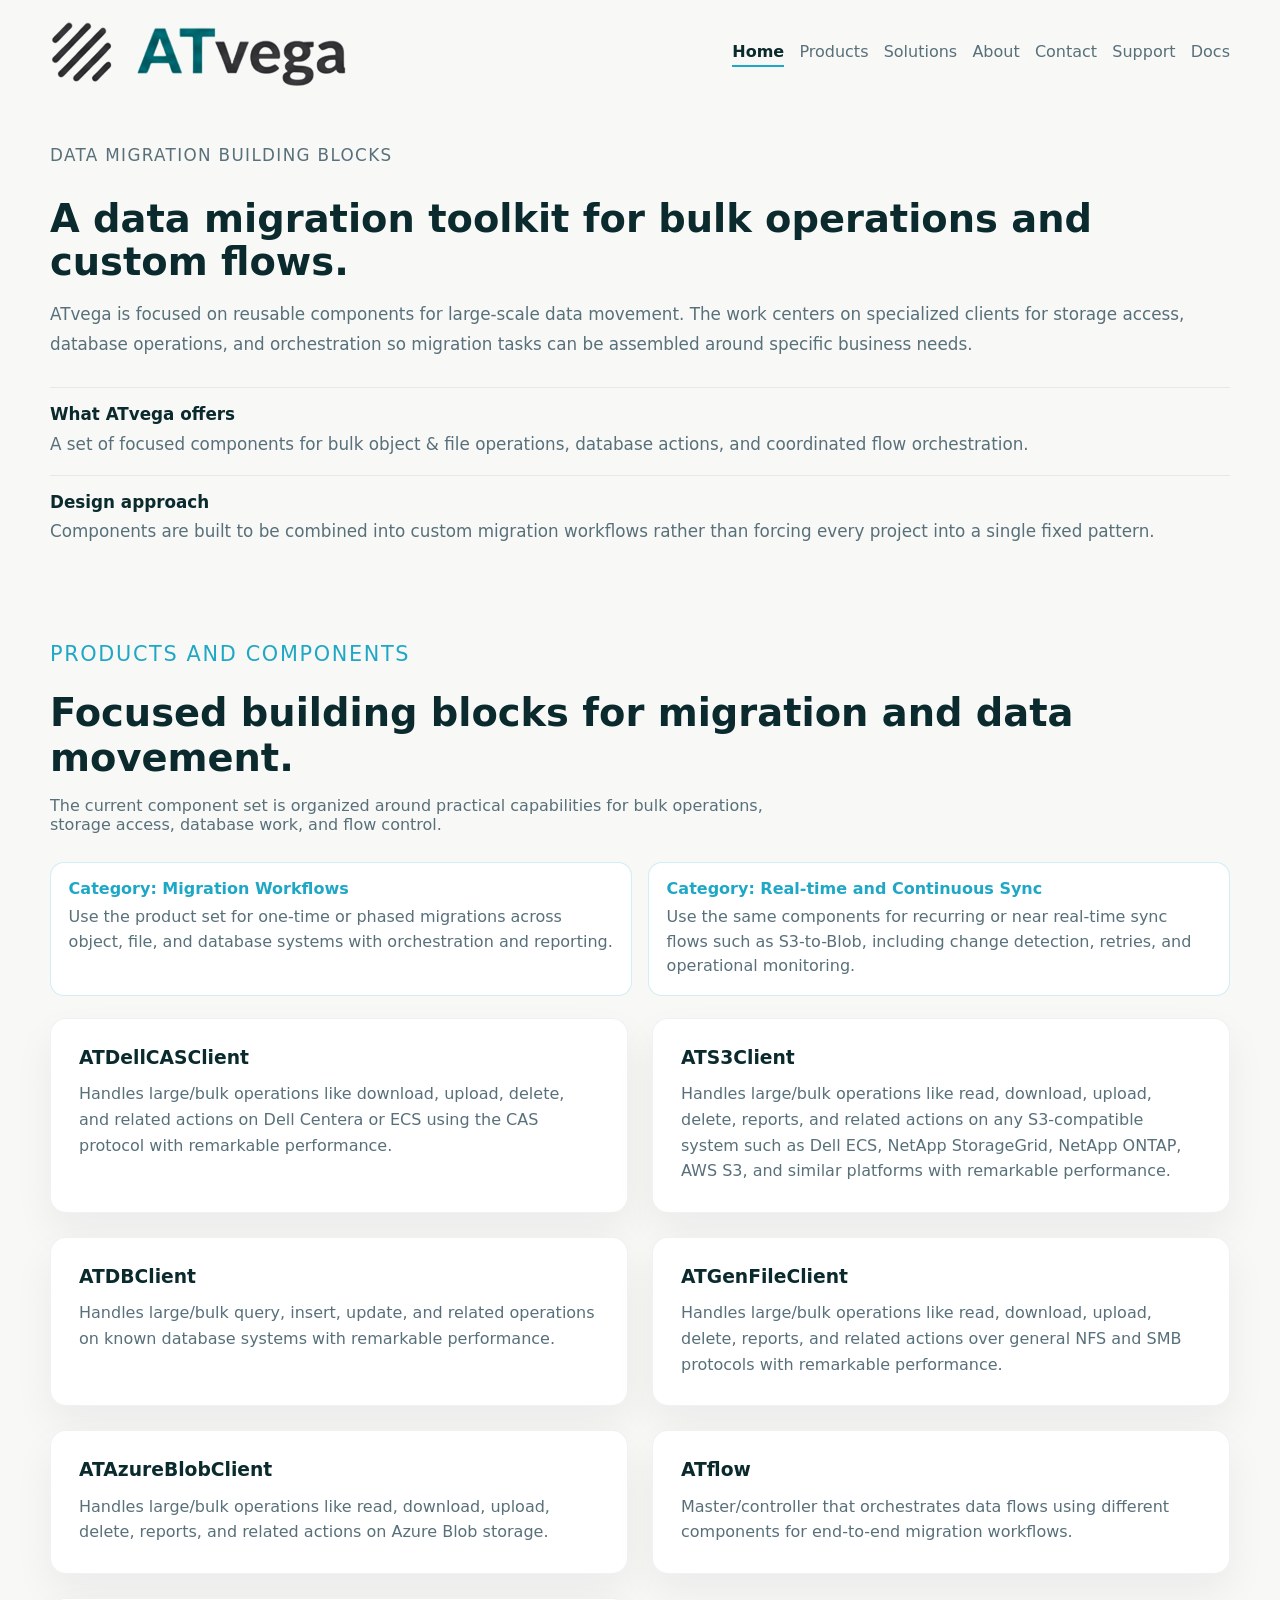
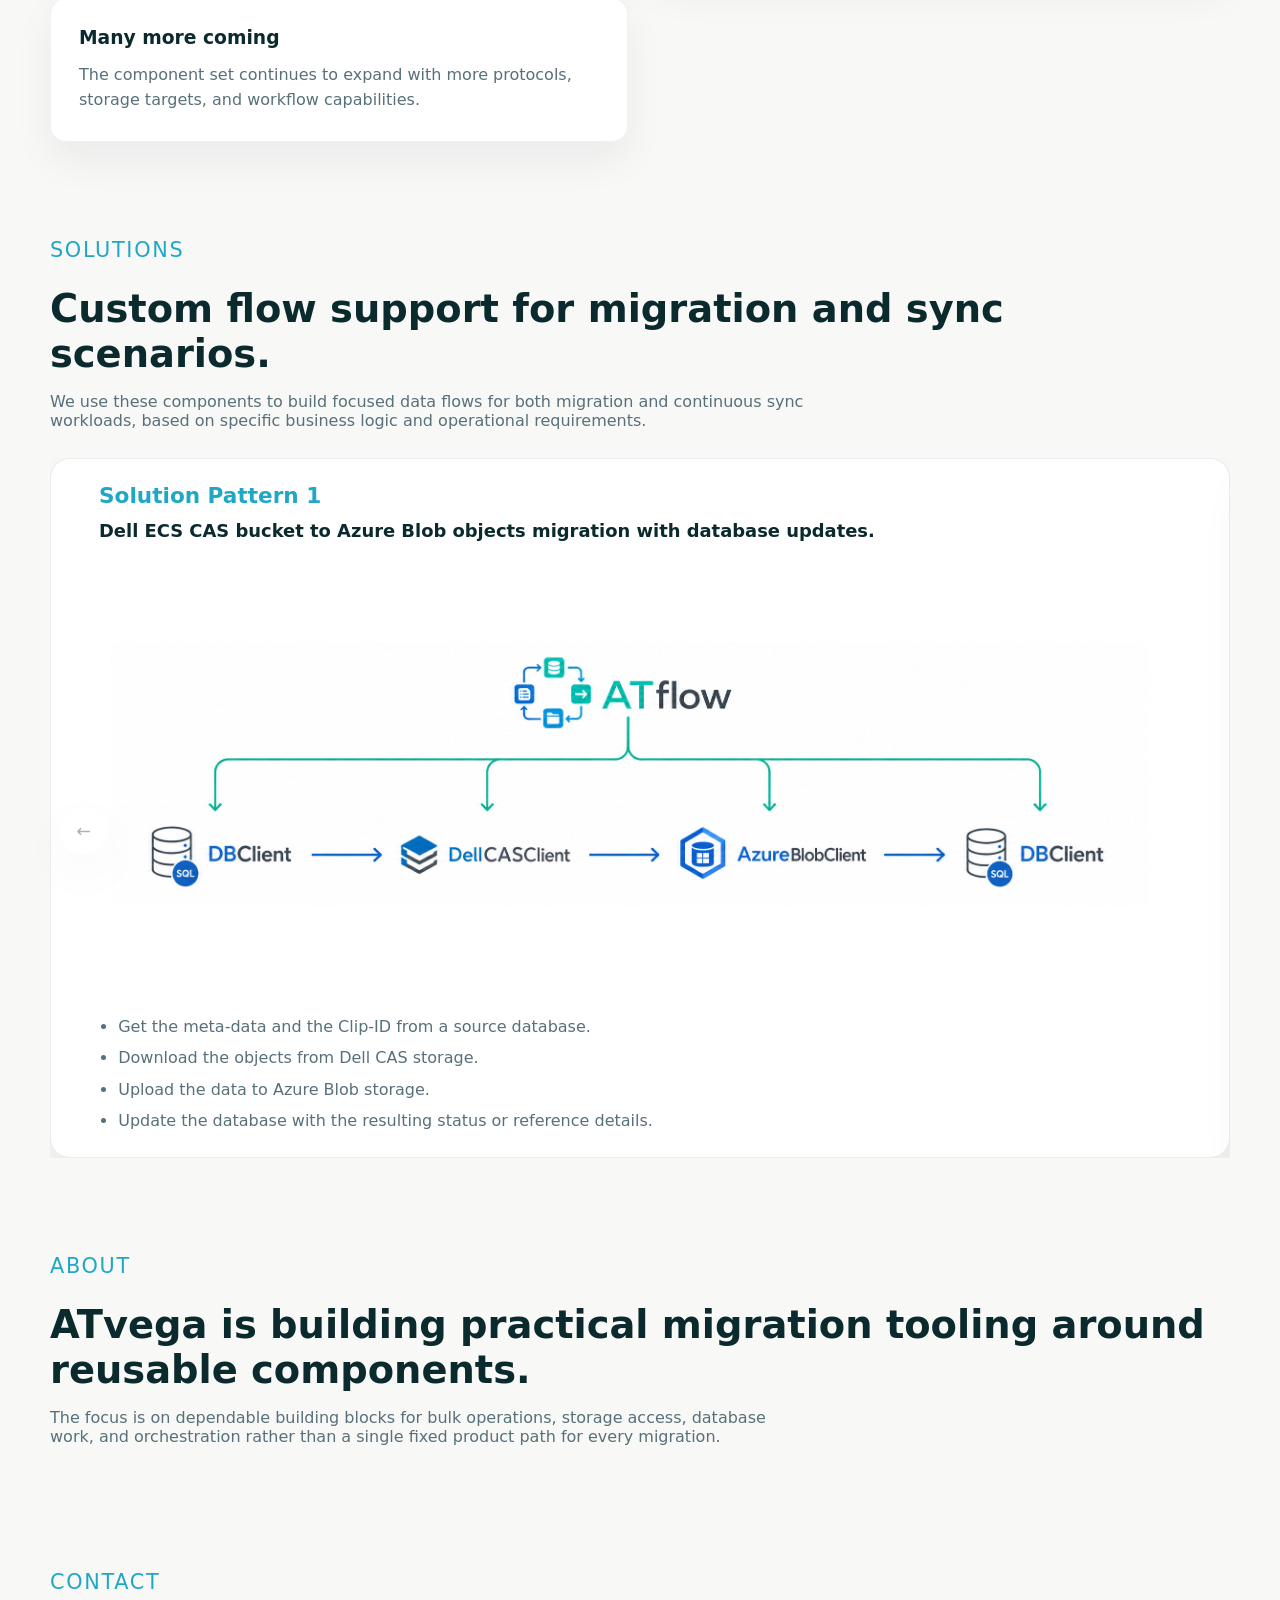
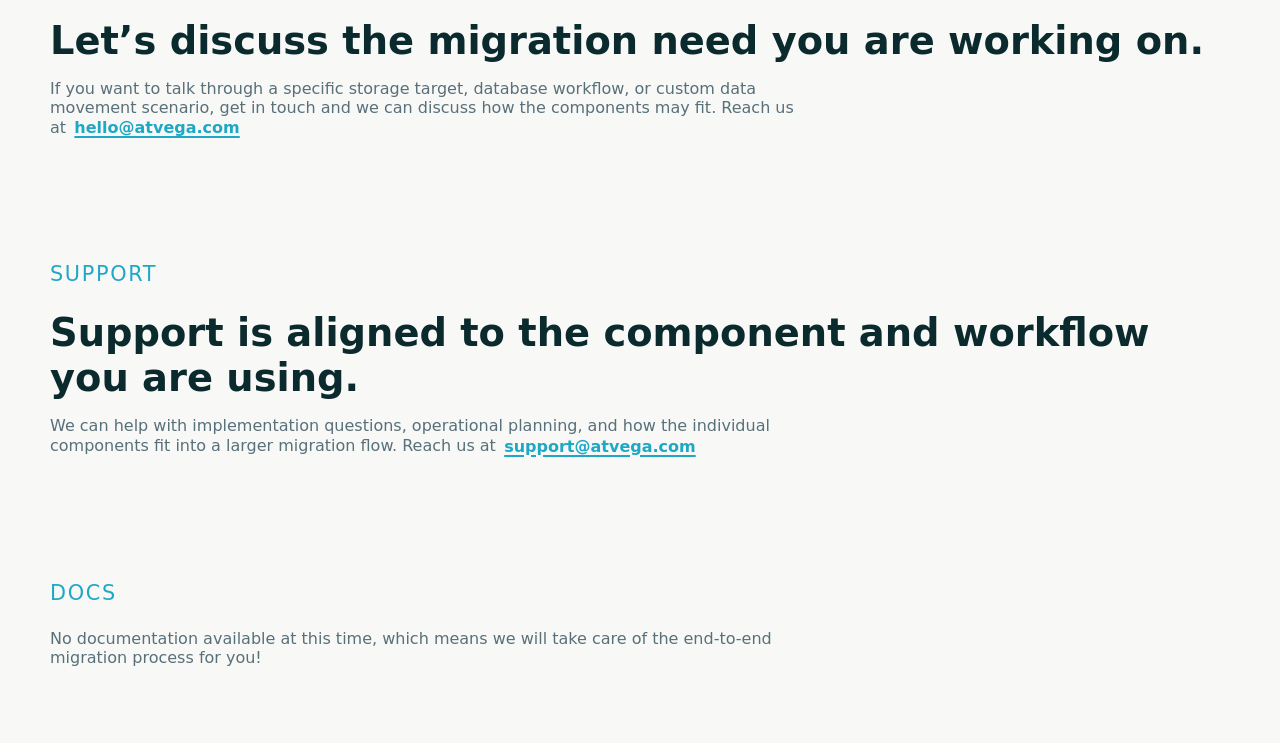
<file: index.html>
<!DOCTYPE html>
<html lang="en">
<head>
  <meta charset="UTF-8" />
  <meta name="viewport" content="width=device-width, initial-scale=1.0" />
  <title>ATvega | Adaptive Data Migration</title>
  <meta name="theme-color" content="#FBFBFB" />
  <link rel="icon" href="favicon.png" type="image/png" sizes="any" />
  <link rel="apple-touch-icon" href="favicon.png" sizes="any" />
  <link rel="stylesheet" href="styles.css" />
</head>
<body>
  <div class="site-shell">
    <header class="header">
      <a class="brand" href="index.html">
        <div class="brand-mark">
          <img src="ATvega.png" alt="ATvega logo" />
        </div>
        
      </a>
      <nav>
        <a class="nav-link active" href="index.html" data-nav-target="home" aria-current="page">Home</a>
        <a class="nav-link" href="#products" data-nav-target="products">Products</a>
        <a class="nav-link" href="#solutions" data-nav-target="solutions">Solutions</a>
        <a class="nav-link" href="#about" data-nav-target="about">About</a>
        <a class="nav-link" href="#contact" data-nav-target="contact">Contact</a>
        <a class="nav-link" href="#support" data-nav-target="support">Support</a>
        <a class="nav-link" href="#docs" data-nav-target="docs">Docs</a>
      </nav>
    </header>

    <section class="hero" data-nav-section="home">
      <div class="hero-copy">
        <p class="section-title">Data migration building blocks</p>
        <h2>A data migration toolkit for bulk operations and custom flows.</h2>
        <p>ATvega is focused on reusable components for large-scale data movement. The work centers on specialized clients for storage access, database operations, and orchestration so migration tasks can be assembled around specific business needs.</p>
        <div class="hero-support">
          <div class="hero-support-item">
            <h3>What ATvega offers</h3>
            <p>A set of focused components for bulk object & file operations, database actions, and coordinated flow orchestration.</p>
          </div>
          <div class="hero-support-item">
            <h3>Design approach</h3>
            <p>Components are built to be combined into custom migration workflows rather than forcing every project into a single fixed pattern.</p>
          </div>
        </div>
      </div>
    </section>

    <section class="section" data-nav-section="products">
      <p class="section-title">Products and components</p>
      <h2 class="section-heading">Focused building blocks for migration and data movement.</h2>
      <p class="section-text">The current component set is organized around practical capabilities for bulk operations, storage access, database work, and flow control.</p>
      <div class="mode-grid" aria-label="Supported delivery modes">
        <article class="mode-card">
          <h3>Category: Migration Workflows</h3>
          <p>Use the product set for one-time or phased migrations across object, file, and database systems with orchestration and reporting.</p>
        </article>
        <article class="mode-card">
          <h3>Category: Real-time and Continuous Sync</h3>
          <p>Use the same components for recurring or near real-time sync flows such as S3-to-Blob, including change detection, retries, and operational monitoring.</p>
        </article>
      </div>
      <div class="feature-grid">
        <article class="feature-card">
          <h3>ATDellCASClient</h3>
          <p>Handles large/bulk operations like download, upload, delete, and related actions on Dell Centera or ECS using the CAS protocol with remarkable performance.</p>
        </article>
        <article class="feature-card">
          <h3>ATS3Client</h3>
          <p>Handles large/bulk operations like read, download, upload, delete, reports, and related actions on any S3-compatible system such as Dell ECS, NetApp StorageGrid, NetApp ONTAP, AWS S3, and similar platforms with remarkable performance.</p>
        </article>
        <article class="feature-card">
          <h3>ATDBClient</h3>
          <p>Handles large/bulk query, insert, update, and related operations on known database systems with remarkable performance.</p>
        </article>
        <article class="feature-card">
          <h3>ATGenFileClient</h3>
          <p>Handles large/bulk operations like read, download, upload, delete, reports, and related actions over general NFS and SMB protocols with remarkable performance.</p>
        </article>
        <article class="feature-card">
          <h3>ATAzureBlobClient</h3>
          <p>Handles large/bulk operations like read, download, upload, delete, reports, and related actions on Azure Blob storage.</p>
        </article>
        <article class="feature-card">
          <h3>ATflow</h3>
          <p>Master/controller that orchestrates data flows using different components for end-to-end migration workflows.</p>
        </article>
        <article class="feature-card">
          <h3>Many more coming</h3>
          <p>The component set continues to expand with more protocols, storage targets, and workflow capabilities.</p>
        </article>
      </div>
    </section>

    <section class="section" data-nav-section="solutions">
      <p class="section-title">Solutions</p>
      <h2 class="section-heading">Custom flow support for migration and sync scenarios.</h2>
      <p class="section-text">We use these components to build focused data flows for both migration and continuous sync workloads, based on specific business logic and operational requirements.</p>
      <div class="usecase-shell">
        <button class="usecase-nav usecase-nav-prev" type="button" aria-label="Show previous use case">←</button>
        <div class="usecase-slider" aria-label="Migration and sync use cases">
          <article class="usecase-slide">
          <h3>Solution Pattern 1</h3>
          <p class="usecase-intro">Dell ECS CAS bucket to Azure Blob objects migration with database updates.</p>
            <div class="usecase-media pattern-one pattern-one-wide" aria-label="Flow components">
            <img src="media/Sol01_CAS_to_Blob.png" alt="Dell ECS CAS to Azure Blob migration with database updates" />
          </div>
          <ul class="usecase-notes">
            <li>Get the meta-data and the Clip-ID from a source database.</li>
            <li>Download the objects from Dell CAS storage.</li>
            <li>Upload the data to Azure Blob storage.</li>
            <li>Update the database with the resulting status or reference details.</li>
          </ul>
        </article>
        <article class="usecase-slide">
          <h3>Solution Pattern 2</h3>
          <p class="usecase-intro">S3-compatible source to Azure Blob migration</p>
          <div class="usecase-media pattern-one" aria-label="Flow components">
            <img src="media/Sol02_S3_to_Blob.png" alt="S3-compatible source to Azure Blob migration" />
          </div>
          <ul class="usecase-notes">
            <li>Pull content from S3-compatible systems such as Dell ECS or AWS S3.</li>
            <li>Apply bulk transfer and reporting logic.</li>
            <li>Publish the transferred data to Azure Blob storage.</li>
            <li>Track progress and completion through the workflow controller.</li>
          </ul>
        </article>
        <article class="usecase-slide">
          <h3>Solution Pattern 3</h3>
          <p class="usecase-intro">S3-to-S3 migration.</p>
          <div class="usecase-media pattern-one" aria-label="Flow components">
            <img src="media/Sol03_S3_to_S3.png" alt="S3-to-S3 migration flow" />
          </div>
          <ul class="usecase-notes">
            <li>Copy large data sets between S3-compatible systems.</li>
            <li>Apply bulk transfer, reporting, and metadata handling.</li>
            <li>Support multi-source and multi-destination migration scenarios.</li>
            <li>Track transfer progress and completion through the orchestration flow.</li>
          </ul>
        </article>
        <article class="usecase-slide">
          <h3>Solution Pattern 4</h3>
          <p class="usecase-intro">Blob-to-S3 migration.</p>
          <div class="usecase-media pattern-one" aria-label="Flow components">
            <img src="media/Sol04_Blob_to_S3.png" alt="Blob-to-S3 migration flow" />
          </div>
          <ul class="usecase-notes">
            <li>Move data from Azure Blob storage to S3-compatible storage.</li>
            <li>Support large-scale object movement with reporting and validation.</li>
            <li>Fit into broader workflows that combine object storage and database updates.</li>
            <li>Reuse the same orchestration model for additional storage targets.</li>
          </ul>
        </article>
        <article class="usecase-slide">
          <h3>Solution Pattern 5</h3>
          <p class="usecase-intro">Continuous bi-directional sync between Blob &amp; S3</p>
          <div class="usecase-media pattern-one" aria-label="Flow components">
            <img src="media/Sol05_Blob_to_S3_sync.png" alt="Continuous bi-directional sync between Blob and S3" />
          </div>
          <ul class="usecase-notes">
            <li>Run scheduled or continuous sync from S3-compatible source buckets to Azure Blob containers.</li>
            <li>Detect and process new or changed objects during each cycle.</li>
            <li>Support reporting, retries, and integrity-oriented transfer checks.</li>
            <li>Reuse ATFlow orchestration for long-running sync operations along with bulk migrations.</li>
          </ul>
        </article>
        <article class="usecase-slide">
          <h3>Solution Pattern 6</h3>
          <p class="usecase-intro">Many more migrations and sync patterns are possible.</p>
          <div class="usecase-media pattern-one pattern-six" aria-label="Flow components">
            <img src="media/any-any-solution.png" alt="Any-to-any migration and sync solution" />
          </div>
          <ul class="usecase-notes">
            <li>Additional combinations can be assembled for file-to-object, object-to-file, and any-to-any migration needs.</li>
            <li>The same toolset can run one-time migrations and ongoing sync jobs depending on the workload.</li>
            <li>Each flow can be tailored to transfer volume, sync frequency, and reporting requirements.</li>
            <li>The orchestration model can be reused across different storage and database environments.</li>
          </ul>
        </article>
        </div>
        <button class="usecase-nav usecase-nav-next" type="button" aria-label="Show next use case">→</button>
      </div>
    </section>

    <section class="section" data-nav-section="about">
      <p class="section-title">About</p>
      <h2 class="section-heading">ATvega is building practical migration tooling around reusable components.</h2>
      <p class="section-text">The focus is on dependable building blocks for bulk operations, storage access, database work, and orchestration rather than a single fixed product path for every migration.</p>
    </section>

    <section class="section" data-nav-section="contact">
      <p class="section-title">Contact</p>
      <h2 class="section-heading">Let’s discuss the migration need you are working on.</h2>
      <p class="section-text">If you want to talk through a specific storage target, database workflow, or custom data movement scenario, get in touch and we can discuss how the components may fit. Reach us at <a class="email-link" href="mailto:hello@atvega.com">hello@atvega.com</a></p>
    </section>

    <section class="section" data-nav-section="support">
      <p class="section-title">Support</p>
      <h2 class="section-heading">Support is aligned to the component and workflow you are using.</h2>
      <p class="section-text">We can help with implementation questions, operational planning, and how the individual components fit into a larger migration flow. Reach us at <a class="email-link" href="mailto:support@atvega.com">support@atvega.com</a></p>
    </section>

    <section class="section" data-nav-section="docs">
      <p class="section-title">Docs</p>
      <!-- <h2 class="section-heading">Reference material for the current component set.</h2> -->
      <p class="section-text">No documentation available at this time, which means we will take care of the end-to-end migration process for you!</p>
    </section>

  </div>
  <script src="nav-scroll.js"></script>
  <script>
    const slider = document.querySelector('.usecase-slider');
    const sliderShell = document.querySelector('.usecase-shell');
    const prevButton = document.querySelector('.usecase-nav-prev');
    const nextButton = document.querySelector('.usecase-nav-next');

    if (slider && sliderShell && prevButton && nextButton) {
      let hideNavTimeout;
      const showNavTemporarily = () => {
        sliderShell.classList.add('nav-visible');
        window.clearTimeout(hideNavTimeout);
        hideNavTimeout = window.setTimeout(() => {
          sliderShell.classList.remove('nav-visible');
        }, 1400);
      };

      const updateNavState = () => {
        const maxScrollLeft = slider.scrollWidth - slider.clientWidth;
        prevButton.disabled = slider.scrollLeft <= 1;
        nextButton.disabled = slider.scrollLeft >= maxScrollLeft - 1;
        prevButton.setAttribute('aria-disabled', String(prevButton.disabled));
        nextButton.setAttribute('aria-disabled', String(nextButton.disabled));
      };

      const scrollAmount = () => slider.clientWidth || 420;

      prevButton.addEventListener('click', () => {
        showNavTemporarily();
        slider.scrollBy({ left: -scrollAmount(), behavior: 'smooth' });
      });

      nextButton.addEventListener('click', () => {
        showNavTemporarily();
        slider.scrollBy({ left: scrollAmount(), behavior: 'smooth' });
      });

      slider.addEventListener('wheel', (event) => {
        if (Math.abs(event.deltaY) > 0) {
          event.preventDefault();
          showNavTemporarily();
          slider.scrollBy({ left: event.deltaY, behavior: 'auto' });
        }
      }, { passive: false });

      slider.addEventListener('scroll', updateNavState);
      slider.addEventListener('scroll', showNavTemporarily);
      sliderShell.addEventListener('pointermove', showNavTemporarily);
      sliderShell.addEventListener('focusin', showNavTemporarily);
      sliderShell.addEventListener('touchstart', showNavTemporarily, { passive: true });
      window.addEventListener('resize', updateNavState);
      updateNavState();
      showNavTemporarily();
    }
  </script>
</body>
</html>
</file>
<file: styles.css>
/* ATvega Website Styles */
:root {
  --bg: #F8F8F6;
  --surface: #FFFFFF;
  --surface-strong: #F3F6F8;
  --text: #0b2a2d;
  --text-muted: #58707a;
  --brand: #1fa8c6;
  --accent: #61d3e3;
  --radius: 16px;
  --shadow: 0 18px 40px rgba(11, 42, 45, 0.06);
  font-family: Inter, system-ui, -apple-system, BlinkMacSystemFont, "Segoe UI", sans-serif;
}

* {
  box-sizing: border-box;
}

html {
  scroll-behavior: smooth;
}

body {
  margin: 0;
  min-height: 100vh;
  color: var(--text);
  background: var(--bg);
}

a {
  color: inherit;
  text-decoration: none;
}

.email-link {
  display: inline-block;
  color: var(--brand);
  font-weight: 700;
  text-decoration: underline;
  text-decoration-thickness: 2px;
  text-underline-offset: 0.2em;
  padding: 0.08rem 0.2rem;
  border-radius: 0.35rem;
  transition: color 0.2s ease, background-color 0.2s ease, text-decoration-color 0.2s ease, transform 0.2s ease;
}

.email-link:hover,
.email-link:focus-visible {
  color: var(--text);
  background-color: rgba(31, 168, 198, 0.12);
  text-decoration-color: var(--text);
  transform: translateY(-1px);
}

img {
  max-width: 100%;
  display: block;
}

button,
input,
textarea {
  font: inherit;
}

.site-shell {
  width: min(1180px, calc(100% - 2rem));
  margin: 0 auto;
}

.header {
  position: sticky;
  top: 0;
  z-index: 1000;
  padding: 1rem 0 0.95rem;
  display: flex;
  align-items: center;
  justify-content: space-between;
  gap: 1rem;
  background: var(--bg);
}

.brand-mark {
  display: block;
  width: auto;
  height: auto;
  overflow: visible; /* allow full image to show */
  border-radius: 0;
  padding: 0;
}

.brand-mark img {
  display: block;
  width: auto;
  height: auto;
  max-width: none;
  max-height: none;
  object-fit: none;
  object-position: center;
  animation: pulse 6s ease-in-out infinite;
}
  display: block;
  height: 100%;
  width: auto;
  object-fit: none; /* don't scale to fit - we'll show left portion */
  object-position: left center; /* show emblem at left of the source image */
  animation: pulse 6s ease-in-out infinite;
}

/* object-based SVG wrapper no longer required; keep img styling above */

.brand-title {
  display: none; /* hide text label per request */
}

.brand-title h1 {
  margin: 0;
  font-size: 1rem;
  letter-spacing: 0.05em;
  text-transform: uppercase;
}

.brand-title p {
  margin: 0;
  color: var(--text-muted);
  font-size: 0.85rem;
}

nav {
  display: flex;
  flex-wrap: wrap;
  gap: 0.95rem;
  align-items: center;
  justify-content: flex-end;
  margin-left: -0.35rem;
}

.nav-link {
  position: relative;
  color: var(--text-muted);
  padding-bottom: 0.35rem;
  transition: color 0.25s ease;
}

.nav-link::after {
  content: "";
  position: absolute;
  left: 0;
  bottom: 0;
  width: 100%;
  height: 2px;
  background: var(--brand);
  transform: scaleX(0);
  transform-origin: center;
  transition: transform 0.2s ease;
}

.nav-link:hover,
.nav-link:focus-visible {
  color: var(--text);
}

.nav-link:hover::after,
.nav-link:focus-visible::after,
.nav-link.active::after {
  transform: scaleX(1);
}

.nav-link.active {
  color: var(--text);
  font-weight: 600;
}

.hero {
  padding: 2rem 0 3rem;
  display: grid;
  grid-template-columns: 1fr;
  gap: 1.5rem;
  align-items: start;
  width: 100%;
}

.hero-copy {
  max-width: 100%;
  width: 100%;
}

.hero-copy h2 {
  margin: 0 0 1rem;
  font-size: clamp(1.8rem, 3vw, 2.6rem);
  line-height: 1.1;
  white-space: normal;
}

.hero-copy p {
  margin: 0 0 1.75rem;
  color: var(--text-muted);
  font-size: 1.05rem;
  line-height: 1.8;
}

.hero-support {
  display: grid;
  gap: 1rem;
  margin-top: 0.5rem;
}

.hero-support-item {
  padding-top: 1rem;
  border-top: 1px solid rgba(11, 42, 45, 0.08);
}

.hero-support-item h3 {
  margin: 0 0 0.35rem;
  font-size: 1.05rem;
}

.hero-support-item p {
  margin: 0;
  color: var(--text-muted);
  line-height: 1.7;
}

.button,
.button-secondary {
  border: 0;
  cursor: pointer;
  border-radius: 999px;
  padding: 1rem 1.6rem;
  font-weight: 600;
  transition: transform 0.2s ease, box-shadow 0.2s ease, background 0.2s ease;
}

.button {
  background: linear-gradient(135deg, var(--brand), var(--accent));
  color: #fff;
  box-shadow: 0 18px 40px rgba(31, 168, 198, 0.28);
}

.button-secondary {
  color: var(--text);
  border: 1px solid rgba(97, 211, 227, 0.24);
  background: rgba(97, 211, 227, 0.08);
}

.button:hover,
.button-secondary:hover {
  transform: translateY(-1px);
}

.hero-visual {
  padding: 2rem;
  border-radius: var(--radius);
  background: var(--surface);
  border: 1px solid rgba(11, 42, 45, 0.06);
  box-shadow: var(--shadow);
}

.card-grid,
.feature-grid,
.solution-grid {
  display: grid;
  gap: 1.5rem;
}

.card-grid {
  grid-template-columns: repeat(3, minmax(0, 1fr));
  margin-top: 2rem;
}

.card,
.feature-card,
.solution-card,
.contact-card {
  background: var(--surface);
  border: 1px solid rgba(11, 42, 45, 0.06);
  border-radius: var(--radius);
  padding: 1.75rem;
  box-shadow: var(--shadow);
}

.card h3,
.feature-card h3,
.solution-card h3,
.contact-card h3 {
  margin-top: 0;
  margin-bottom: 0.85rem;
}

.card p,
.feature-card p,
.solution-card p,
.contact-card p {
  margin: 0;
  color: var(--text-muted);
  line-height: 1.6;
}

.section,
.hero {
  scroll-margin-top: 110px;
}

.section {
  padding: 3rem 0;
  width: 100%;
}

.section-title {
  margin: 0 0 1.5rem;
  font-size: 1.3rem;
  letter-spacing: 0.08em;
  text-transform: uppercase;
  color: var(--brand);
}

.section-heading {
  margin: 0 0 1rem;
  font-size: clamp(1.8rem, 3vw, 2.6rem);
}

.section-text {
  margin: 0 0 1.75rem;
  max-width: 760px;
  color: var(--text-muted);
}

.feature-grid,
.solution-grid {
  grid-template-columns: repeat(2, minmax(0, 1fr));
}

.mode-grid {
  display: grid;
  grid-template-columns: repeat(2, minmax(0, 1fr));
  gap: 1rem;
  margin: 0 0 1.35rem;
}

.mode-card {
  background: var(--surface);
  border: 1px solid rgba(31, 168, 198, 0.2);
  border-radius: 14px;
  padding: 1rem 1.1rem;
}

.mode-card h3 {
  margin: 0 0 0.45rem;
  font-size: 1rem;
  color: var(--brand);
}

.mode-card p {
  margin: 0;
  color: var(--text-muted);
  line-height: 1.55;
}

.usecase-shell {
  position: relative;
  width: 100%;
}

.usecase-slider {
  display: flex;
  align-items: flex-start;
  gap: 1.25rem;
  overflow-x: auto;
  overflow-y: hidden;
  padding-bottom: 0;
  scroll-snap-type: x mandatory;
  scrollbar-width: none;
  -ms-overflow-style: none;
  scroll-behavior: smooth;
  overscroll-behavior-x: contain;
  cursor: grab;
  touch-action: pan-x;
}

.usecase-slider::-webkit-scrollbar {
  width: 0;
  height: 0;
}

.usecase-nav {
  position: absolute;
  top: 50%;
  transform: translateY(-50%);
  z-index: 3;
  border: 0;
  width: 2.9rem;
  height: 2.9rem;
  border-radius: 999px;
  background: rgba(255, 255, 255, 0.55);
  color: var(--text);
  box-shadow: var(--shadow);
  cursor: pointer;
  font-size: 1.1rem;
  opacity: 0;
  transition: opacity 0.22s ease, background-color 0.22s ease;
}

.usecase-shell:hover .usecase-nav,
.usecase-shell:focus-within .usecase-nav,
.usecase-shell.nav-visible .usecase-nav {
  opacity: 0.85;
}

.usecase-nav:hover {
  background: rgba(255, 255, 255, 0.92);
}

.usecase-nav-prev {
  left: 0.65rem;
}

.usecase-nav-next {
  right: 0.65rem;
}

.usecase-nav:disabled {
  opacity: 0.35;
  cursor: not-allowed;
  transform: none;
}

.usecase-slide {
  flex: 0 0 100%;
  max-width: 100%;
  align-self: flex-start;
  display: flex;
  flex-direction: column;
  height: 700px;
  min-height: 0;
  scroll-snap-align: start;
  background: var(--surface);
  border: 1px solid rgba(11, 42, 45, 0.08);
  border-radius: 20px;
  padding: 1.5rem 3rem;
  box-shadow: 0 24px 50px rgba(11, 42, 45, 0.08);
}

.usecase-slide h3 {
  margin: 0 0 0.5rem;
  font-size: 1.35rem;
  color: var(--brand);
}

.usecase-intro {
  margin: 0 0 0.75rem;
  color: var(--text);
  font-weight: 700;
  line-height: 1.65;
  font-size: 1.12rem;
}

.usecase-media {
  display: grid;
  gap: 1rem;
  margin: 0 0 0.9rem;
}

.control-hub {
  position: relative;
  display: flex;
  justify-content: center;
  padding-bottom: 0.4rem;
}

.control-hub::after {
  content: "";
  position: absolute;
  left: 50%;
  transform: translateX(-50%);
  bottom: -0.45rem;
  width: 2px;
  height: 0.75rem;
  background: repeating-linear-gradient(
    to bottom,
    #2fa84f 0 4px,
    transparent 4px 7px
  );
  opacity: 0.9;
}

.control-targets {
  display: flex;
  flex-wrap: wrap;
  gap: 1.1rem;
  justify-content: center;
}

.control-node {
  position: relative;
  padding-top: 0.95rem;
}

.control-link {
  position: absolute;
  top: 0;
  left: 50%;
  transform: translateX(-50%);
  width: 2px;
  height: 0.95rem;
  background: repeating-linear-gradient(
    to bottom,
    #2fa84f 0 4px,
    transparent 4px 7px
  );
  opacity: 0.9;
}

.data-flow {
  display: flex;
  flex-wrap: wrap;
  gap: 0.9rem;
  align-items: center;
  justify-content: center;
  padding-top: 0.3rem;
}

.usecase-media img {
  width: clamp(170px, 24vw, 280px);
  height: clamp(72px, 10vw, 125px);
  object-fit: contain;
  background: transparent;
  border: 0;
  border-radius: 0;
  padding: 0;
}

.data-link {
  display: inline-flex;
  width: clamp(26px, 3vw, 42px);
  border-top: 2px dashed #2f7fc9;
  position: relative;
  opacity: 0.95;
}

.data-link::after {
  content: "";
  position: absolute;
  right: -2px;
  top: -5px;
  border-left: 6px solid #2f7fc9;
  border-top: 5px solid transparent;
  border-bottom: 5px solid transparent;
}

.op-label {
  margin: 0.35rem 0 0;
  font-size: 0.84rem;
  color: var(--text-muted);
  text-align: center;
  line-height: 1.25;
}

.usecase-media.pattern-one .control-targets {
  justify-content: space-between;
}

.usecase-media.pattern-one .control-node {
  width: clamp(150px, 22vw, 280px);
}

.usecase-media.pattern-one {
  display: flex;
  flex: 1 1 auto;
  align-items: center;
  justify-content: center;
  min-height: 0;
}

.usecase-media.pattern-one img {
  width: min(100%, 920px);
  max-height: 320px;
  height: auto;
}

.usecase-media.pattern-one-wide img {
  width: min(100%, 1060px);
}

.usecase-media.pattern-six img {
  width: min(100%, 820px);
}

.usecase-notes {
  margin: 0;
  margin-top: auto;
  padding-left: 1.2rem;
  color: var(--text-muted);
  display: grid;
  gap: 0.45rem;
  line-height: 1.5;
  font-size: 1rem;
}

.usecase-hint {
  margin: 0.8rem 0 0;
  color: var(--text-muted);
  font-size: 0.92rem;
  letter-spacing: 0.02em;
}

.list-strong {
  display: grid;
  gap: 0.85rem;
  padding-left: 0;
  margin: 0;
  list-style: none;
}

.list-strong li {
  display: flex;
  gap: 0.85rem;
  align-items: flex-start;
}

.list-strong li::before {
  content: "✔";
  color: var(--accent);
  font-weight: 700;
  line-height: 1.2;
}

.footer {
  padding: 2rem 0 2.5rem;
  border-top: 1px solid rgba(255, 255, 255, 0.08);
  display: grid;
  grid-template-columns: 1fr auto;
  gap: 1rem;
  align-items: center;
}

.footer p {
  margin: 0;
  color: var(--text-muted);
}

.form-grid {
  display: grid;
  gap: 1rem;
}

input,
textarea {
  width: 100%;
  border: 1px solid rgba(255, 255, 255, 0.12);
  border-radius: 16px;
  background: rgba(255, 255, 255, 0.04);
  color: var(--text);
  padding: 1rem 1.1rem;
  outline: none;
}

input:focus,
textarea:focus {
  border-color: rgba(79, 140, 228, 0.55);
  box-shadow: 0 0 0 4px rgba(79, 140, 228, 0.12);
}

textarea {
  min-height: 180px;
  resize: vertical;
}

.grid-two {
  display: grid;
  gap: 1rem;
  grid-template-columns: 1fr 1fr;
}

.footer {
  padding: 2rem 0 2.5rem;
  border-top: 1px solid rgba(11, 42, 45, 0.06);
  display: grid;
  grid-template-columns: 1fr auto;
  gap: 1rem;
  align-items: center;
}
.footer p {
  margin: 0;
  color: var(--text-muted);
}
  border: 1px solid rgba(97, 211, 227, 0.14);
}

@keyframes pulse {
  0%, 100% {
    transform: scale(1);
    filter: drop-shadow(0 0 0 rgba(31, 168, 198, 0.18));
  }
  50% {
    transform: scale(1.04);
    filter: drop-shadow(0 0 18px rgba(31, 168, 198, 0.35));
  }
}

@keyframes drift {
  0%, 100% {
    background-position: 0% 0%, 100% 0%, 50% 50%;
  }
  50% {
    background-position: 100% 20%, 0% 10%, 50% 50%;
  }
}

.banner-card h3 {
  margin: 0 0 0.75rem;
}

.banner-card p {
  margin: 0;
}

@media (max-width: 900px) {
  .hero,
  .banner {
    grid-template-columns: 1fr;
  }

  .feature-grid,
  .solution-grid,
  .card-grid,
  .grid-two,
  .mode-grid {
    grid-template-columns: 1fr;
  }

  .usecase-nav {
    opacity: 0.75;
  }

  .usecase-slide {
    height: auto;
    padding: 1.2rem 1rem;
    min-height: 0;
  }

  .data-link {
    width: 26px;
  }

  .footer {
    grid-template-columns: 1fr;
  }
}

@media (max-width: 640px) {
  .header {
    flex-direction: column;
    align-items: flex-start;
  }

  nav {
    justify-content: flex-start;
    width: 100%;
  }

  .nav-link {
    font-size: 0.95rem;
  }

  .hero-copy h2 {
    font-size: 2.75rem;
  }

  .button,
  .button-secondary {
    width: 100%;
    justify-content: center;
  }
}
</file>
